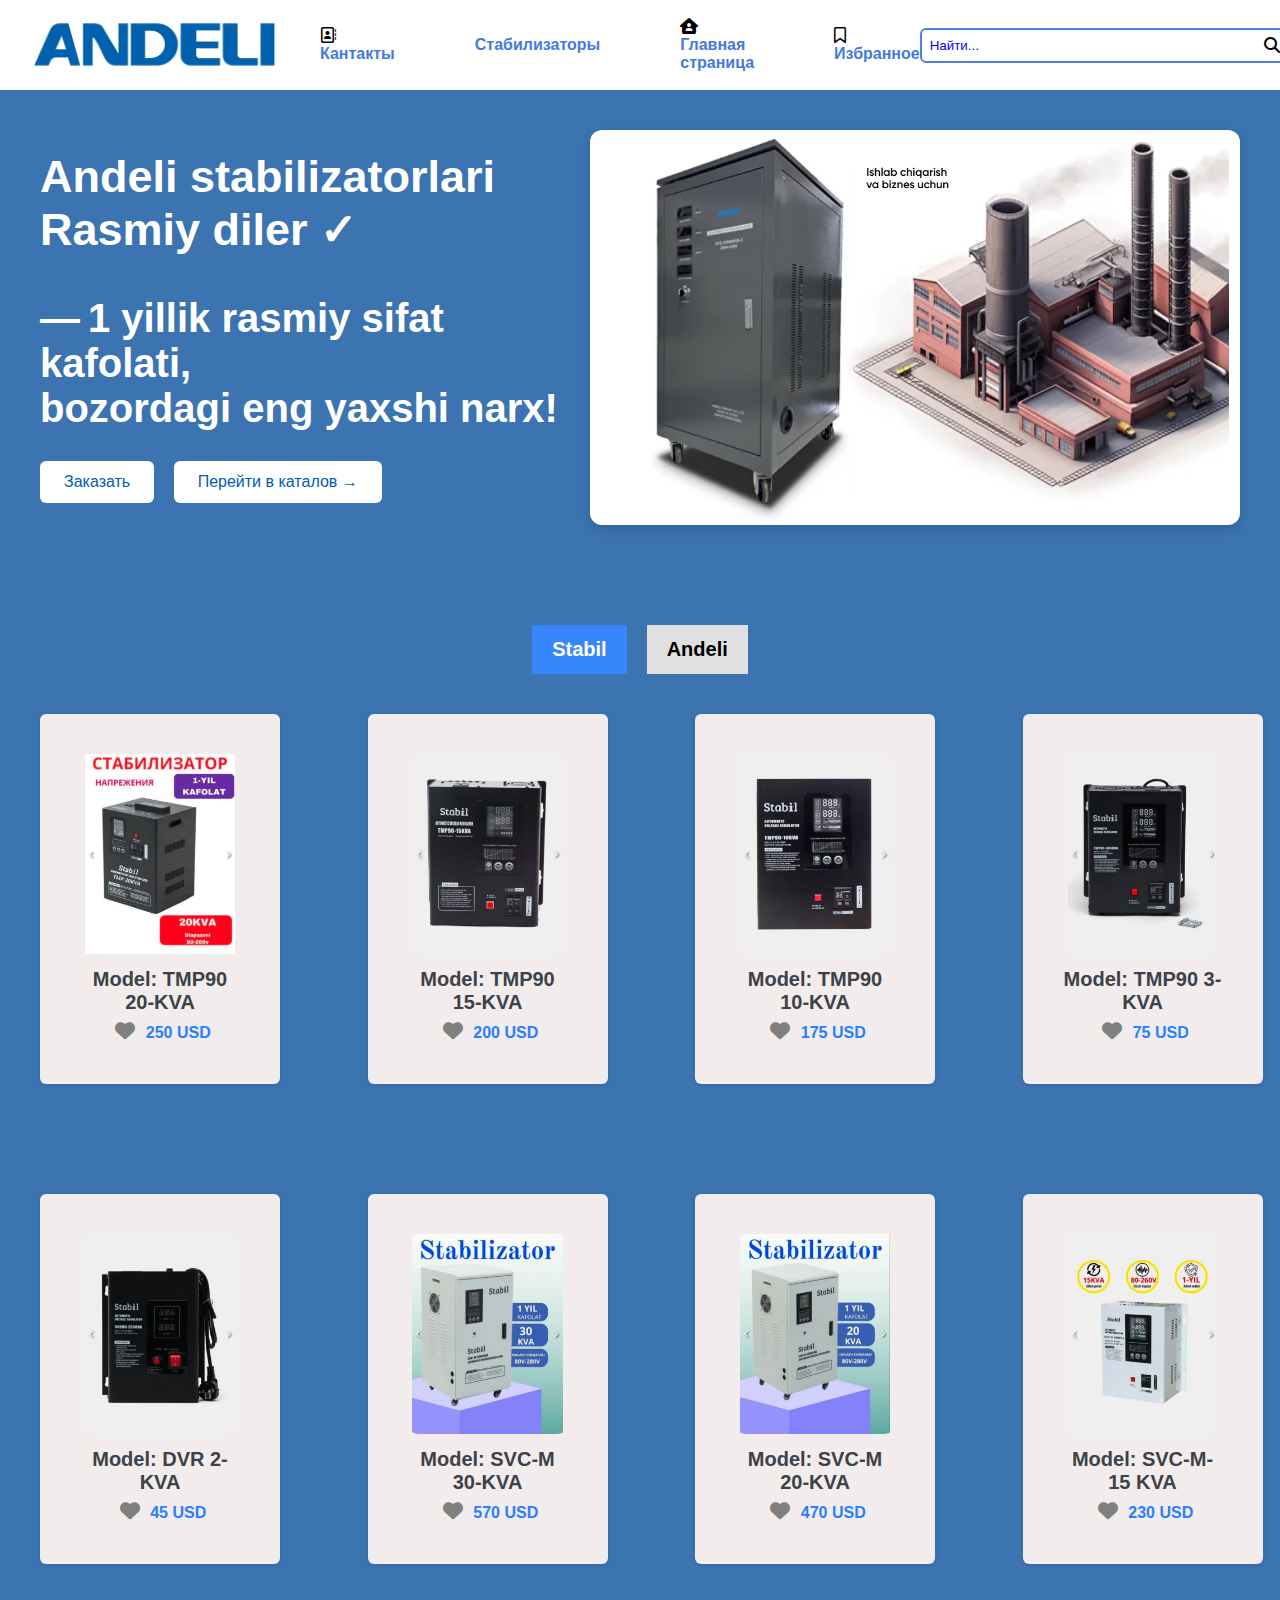
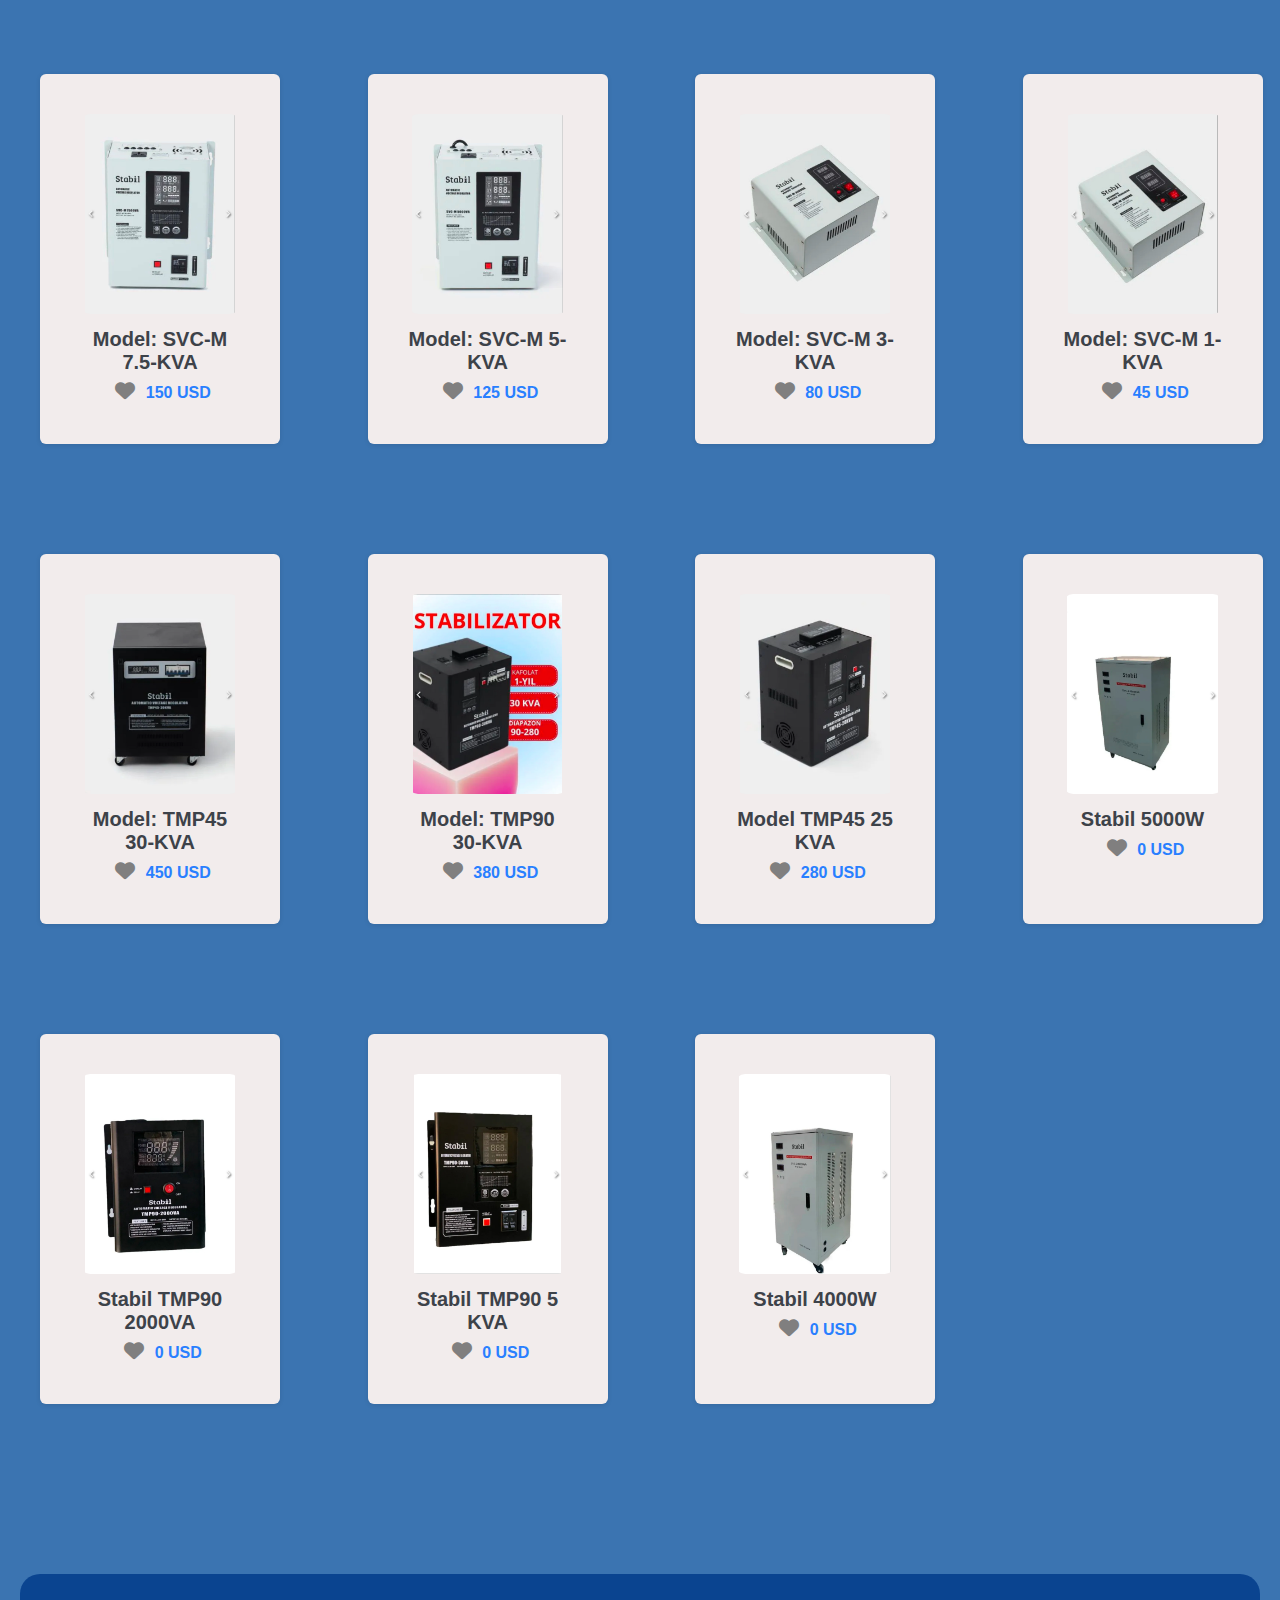
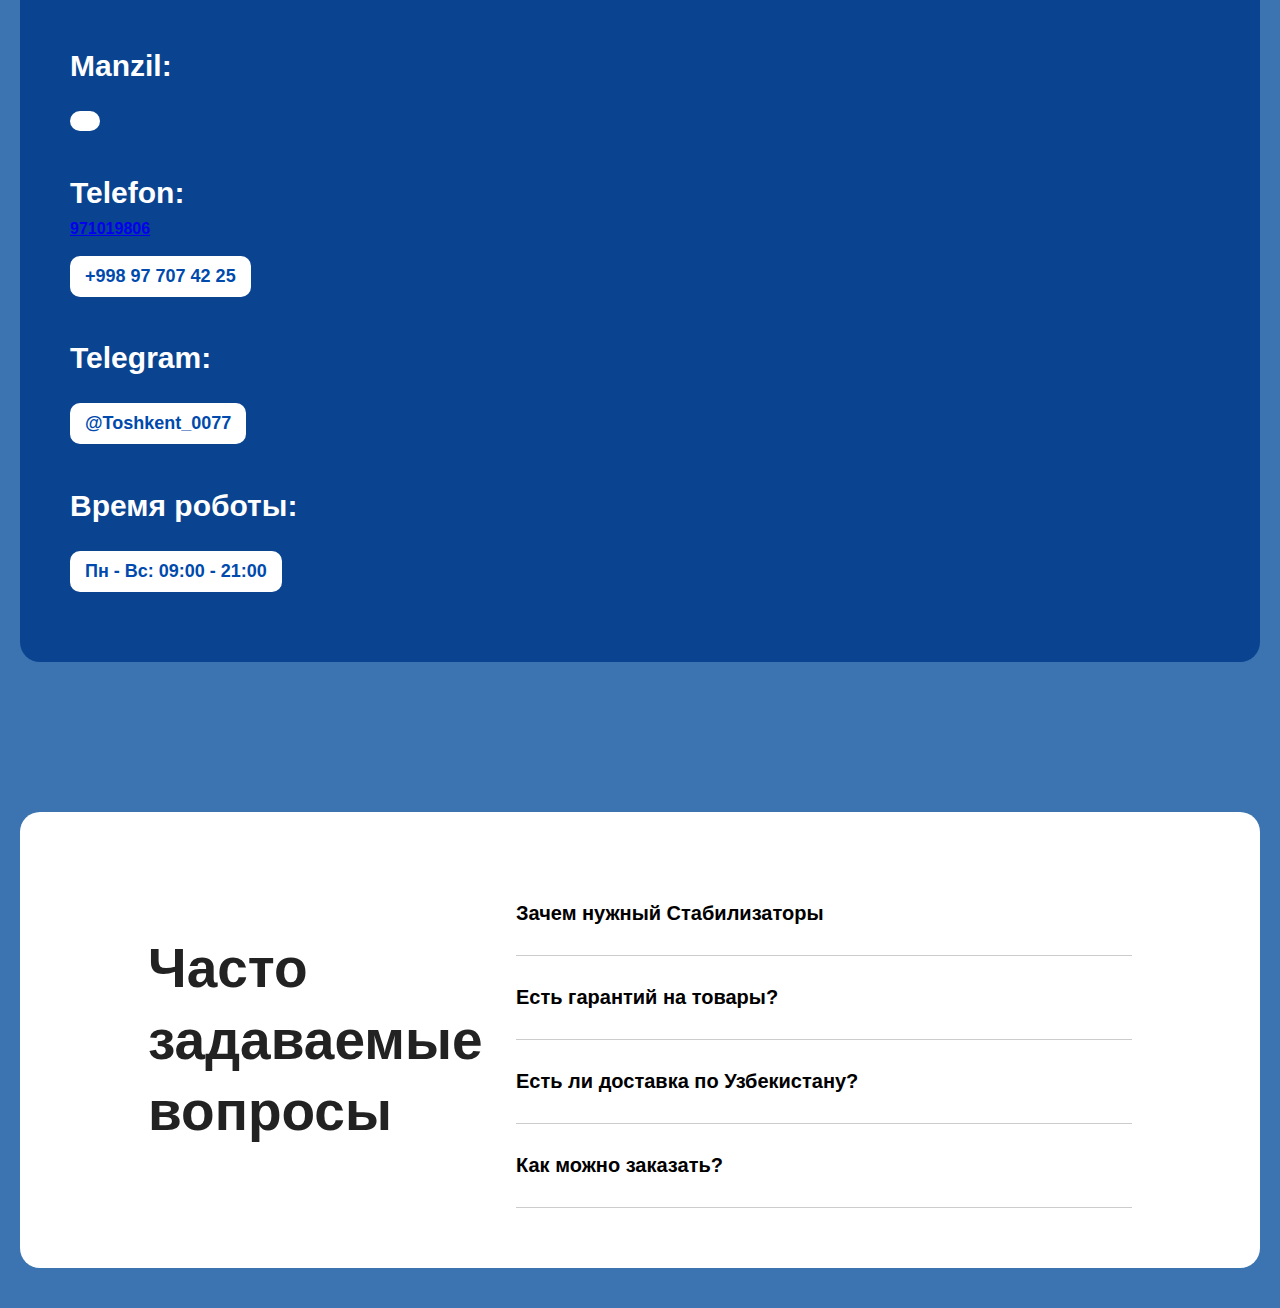
<file: index.html>
<!DOCTYPE html>
<html lang="ru">

<head>
  <meta charset="UTF-8" />
  <meta name="viewport" content="width=device-width, initial-scale=1.0" />
  <title>Andeli Market</title>
  <link rel="stylesheet" href="style.css" />
  <link rel="preconnect" href="https://fonts.googleapis.com">
  <link rel="preconnect" href="https://fonts.gstatic.com" crossorigin>
  <link
    href="https://fonts.googleapis.com/css2?family=Google+Sans+Code:ital,wght@0,300..800;1,300..800&family=Roboto:ital,wght@0,100..900;1,100..900&display=swap"
    rel="stylesheet">
  <link rel="stylesheet" href="https://cdnjs.cloudflare.com/ajax/libs/font-awesome/6.5.0/css/all.min.css" />
  <script defer src="./script.js"></script>
</head>

<body>
  <header>

    <div class="logo-container">
      <img src="./logo.jpg" alt="" class="logo" />
    </div>
    <div class="menu">
      <ul class="katalog">
        <li>
          <i class="fa-regular fa-address-book"></i>
          <a href="appp.html">Кантакты</a>


        </li>
        <li>
          <a href="#stabil-section" class="go-to-stabil">Стабилизаторы</a>

        </li>
        <li>
          <i class="fa-solid fa-house-user"></i>
          <a href="">Главная страница</a>
        </li>


        <li>
          <i class="fa-regular fa-bookmark"></i>
          <a href="favorites.html">Избранное</a>
        </li>

      </ul>
    </div>
    <div class="search-bar">

      <input type="text" class="inputSearch" placeholder="Найти...  " /> <i class="fa-solid fa-magnifying-glass"></i>


      <!-- <button>Search</button> -->
    </div>

  </header>
  <section class="promo-banner">
    <div class="promo-left">
      <h1>Andeli stabilizatorlari<br>Rasmiy diler ✓</h1>
      <p>— 1 yillik rasmiy sifat kafolati,<br>bozordagi eng yaxshi narx!</p>
      <div class="promo-buttons">
        <button onclick="alert('Заказ!')">Заказать</button>
        <button onclick="document.querySelector('#stabil-section').scrollIntoView({behavior:'smooth'})">
          Перейти в каталов →
        </button>
      </div>
    </div>
    <div class="slider">

      <img src="./banner 3.png" alt="Баннер" class="static-banner">

    </div>



  </section>

  <main>

    <section class="brand-tabs">
      <button class="active">Stabil</button>
      <button>Andeli</button>
    </section>

    <section class="product-grid" id="stabil-section">
      <!-- Примеры товаров Stabil -->
      <div class="product-card">
        <img src="./1 stabil.PNG" alt="Stabil Product" />
        <p>Model: TMP90 20-KVA</p>
        <button class="favorite-btn" data-id="product_0">
          <i class="fa fa-heart"></i>
        </button>

        <span>250 USD</span>
      </div>
      <div class="product-card">
        <img src="./2 stabil..PNG" alt="Stabil Product" />
        <p>Model: TMP90 15-KVA</p>
        <button class="favorite-btn" data-id="product_0">
          <i class="fa fa-heart"></i>
        </button>


        <span>200 USD</span>
      </div>
      <div class="product-card">
        <img src="./3 stabil..PNG" alt="Stabil Product" />
        <p>Model: TMP90 10-KVA</p>
        <button class="favorite-btn" data-id="product_0">
          <i class="fa fa-heart"></i>
        </button>


        <span>175 USD</span>
      </div>
      <div class="product-card">
        <img src="./4 stabil..PNG" alt="Stabil Product" />
        <p>Model: TMP90 3-KVA</p>
        <button class="favorite-btn" data-id="product_0">
          <i class="fa fa-heart"></i>
        </button>


        <span>75 USD</span>
      </div>
      <div class="product-card">
        <img src="./5 stabil..PNG" alt="Stabil Product" />
        <p>Model: DVR 2-KVA</p>
        <button class="favorite-btn" data-id="product_0">
          <i class="fa fa-heart"></i>
        </button>



        <span>45 USD</span>
      </div>
      <div class="product-card">
        <img src="./6 stabil..PNG" alt="Stabil Product" />
        <p>Model: SVC-M 30-KVA</p>
        <button class="favorite-btn" data-id="product_0">
          <i class="fa fa-heart"></i>
        </button>

        <span>570 USD</span>
      </div>
      <div class="product-card">
        <img src="./7 stabil..PNG" alt="Stabil Product" />
        <p>Model: SVC-M 20-KVA</p>
        <button class="favorite-btn" data-id="product_0">
          <i class="fa fa-heart"></i>
        </button>


        <span>470 USD</span>
      </div>
      <div class="product-card">
        <img src="./8 stabil..PNG" alt="Stabil Product" />
        <p>Model: SVC-M-15 KVA</p>
        <button class="favorite-btn" data-id="product_0">
          <i class="fa fa-heart"></i>
        </button>

        <span>230 USD</span>
      </div>
      <div class="product-card">
        <img src="./9 stabil..PNG" alt="Stabil Product" />
        <p>Model: SVC-M 7.5-KVA</p>
        <button class="favorite-btn" data-id="product_0">
          <i class="fa fa-heart"></i>
        </button>


        <span>150 USD</span>
      </div>
      <div class="product-card">
        <img src="./10 stabil..PNG" alt="Stabil Product" />
        <p>Model: SVC-M 5-KVA</p>
        <button class="favorite-btn" data-id="product_0">
          <i class="fa fa-heart"></i>
        </button>


        <span>125 USD</span>
      </div>
      <div class="product-card">
        <img src="./11 stabil..PNG" alt="Stabil Product" />
        <p>Model: SVC-M 3-KVA</p>
        <button class="favorite-btn" data-id="product_0">
          <i class="fa fa-heart"></i>
        </button>


        <span>80 USD</span>
      </div>
      <div class="product-card">
        <img src="./13 stabil..PNG" alt="Stabil Product" />
        <p>Model: SVC-M 1-KVA</p>
        <button class="favorite-btn" data-id="product_0">
          <i class="fa fa-heart"></i>
        </button>


        <span>45 USD</span>
      </div>
      <div class="product-card">
        <img src="./14stabil..PNG" alt="Stabil Product" />
        <p>Model: TMP45 30-KVA</p>
        <button class="favorite-btn" data-id="product_0">
          <i class="fa fa-heart"></i>
        </button>


        <span>450 USD</span>
      </div>
      <div class="product-card">
        <img src="./15 stabil..PNG" alt="Stabil Product" />
        <p>Model: TMP90 30-KVA</p>
        <button class="favorite-btn" data-id="product_0">
          <i class="fa fa-heart"></i>
        </button>


        <span>380 USD</span>
      </div>
      <div class="product-card">
        <img src="./16 stabil..PNG" alt="Stabil Product" />
        <p>Model TMP45 25 KVA</p>
        <button class="favorite-btn" data-id="product_0">
          <i class="fa fa-heart"></i>
        </button>


        <span>280 USD</span>
      </div>
      <div class="product-card">
        <img src="./andeli 27.PNG" alt="Andeli Product" />
        <p>Stabil 5000W</p>
        <button class="favorite-btn" data-id="product_0">
          <i class="fa fa-heart"></i>
        </button>


        <span>0 USD</span>
      </div>
      <div class="product-card">
        <img src="./andeli 26.PNG" alt="Andeli Product" />
        <p>Stabil TMP90 2000VA</p>
        <button class="favorite-btn" data-id="product_0">
          <i class="fa fa-heart"></i>
        </button>


        <span>0 USD</span>
      </div>
      <div class="product-card">
        <img src="./andeli 25.PNG" alt="Andeli Product" />
        <p>Stabil TMP90 5 KVA</p>
        <button class="favorite-btn" data-id="product_0">
          <i class="fa fa-heart"></i>
        </button>


        <span>0 USD</span>
      </div>

      <div class="product-card">
        <img src="./andeli 24.PNG" alt="Andeli Product" />
        <p>Stabil 4000W</p>
        <button class="favorite-btn" data-id="product_0">
          <i class="fa fa-heart"></i>
        </button>


        <span>0 USD</span>
      </div>
      <!-- Добавь больше по аналогии -->
    </section>

    <section class="product-grid hidden" id="andeli-section">
      <!-- Примеры товаров Andeli -->
      <div class="product-card">
        <img src="./andeli 9.PNG" alt="Andeli Product" />
        <p>Model: ANDELI 500W </p>
        <button class="favorite-btn" data-id="product_0">
          <i class="fa fa-heart"></i>
        </button>


        <span>0 USD</span>
      </div>
      <div class="product-card">
        <img src="./andeli 3.PNG" alt="Andeli Product" />
        <p>Model: ANDELI 30KVA</p>
        <button class="favorite-btn" data-id="product_0">
          <i class="fa fa-heart"></i>
        </button>

        <span>500 USD</span>
      </div>
      <div class="product-card">
        <img src="./andeli 23.PNG" alt="Andeli Product" />
        <p>ANDELI 1500 W</p>
        <button class="favorite-btn" data-id="product_0">
          <i class="fa fa-heart"></i>
        </button>


        <span>0 USD</span>
      </div>
      <div class="product-card">
        <img src="./andeli 22.PNG" alt="Andeli Product" />
        <p>ANDELI 300 KVA</p>
        <button class="favorite-btn" data-id="product_0">
          <i class="fa fa-heart"></i>
        </button>

        <span>0 USD</span>
      </div>

      <div class="product-card">
        <img src="./andeli 20.PNG" alt="Andeli Product" />
        <p>ANDELI 20000W</p>
        <button class="favorite-btn" data-id="product_0">
          <i class="fa fa-heart"></i>
        </button>

        <span>0 USD</span>
      </div>

      <div class="product-card">
        <img src="./andeli 2.PNG" alt="Andeli Product" />
        <p>ANDELI SVC-D 5 KVA</p>
        <button class="favorite-btn" data-id="product_0">
          <i class="fa fa-heart"></i>
        </button>

        <span>125 USD</span>
      </div>
      <div class="product-card">
        <img src="./andeli 19.PNG" alt="Andeli Product" />
        <p>ANDELI 2000W</p>
        <button class="favorite-btn" data-id="product_0">
          <i class="fa fa-heart"></i>
        </button>

        <span>0 USD</span>
      </div>
      <div class="product-card">
        <img src="./andeli 18.PNG" alt="Andeli Product" />
        <p>ANDELI 300W</p>
        <button class="favorite-btn" data-id="product_0">
          <i class="fa fa-heart"></i>
        </button>

        <span>0 USD</span>
      </div>
      <div class="product-card">
        <img src="./andeli 17.PNG" alt="Andeli Product" />
        <p>ANDELI 6000W</p>
        <button class="favorite-btn" data-id="product_0">
          <i class="fa fa-heart"></i>
        </button>
        <span>0 USD</span>
      </div>
      <div class="product-card">
        <img src="./andeli 16.PNG" alt="Andeli Product" />
        <p>ANDELI 3000W</p>
        <button class="favorite-btn" data-id="product_0">
          <i class="fa fa-heart"></i>
        </button>
        <span>0 USD</span>
      </div>
      <div class="product-card">
        <img src="./andeli 15.PNG" alt="Andeli Product" />
        <p>ANDELI 150W</p>
        <button class="favorite-btn" data-id="product_0">
          <i class="fa fa-heart"></i>
        </button>
        <span>0 USD</span>
      </div>


      <div class="product-card">
        <img src="./andeli 14.PNG" alt="Andeli Product" />
        <p>ANDELI 100W</p>
        <button class="favorite-btn" data-id="product_0">
          <i class="fa fa-heart"></i>
        </button>

        <span>0 USD</span>
      </div>
      <div class="product-card">
        <img src="./andeli 13.PNG" alt="Andeli Product" />
        <p>ANDELI 500W</p>
        <button class="favorite-btn" data-id="product_0">
          <i class="fa fa-heart"></i>
        </button>

        <span>0 USD</span>
      </div>
      <div class="product-card">
        <img src="./andeli 12.PNG" alt="Andeli Product" />
        <p>ANDELI 100W</p>
        <button class="favorite-btn" data-id="product_0">
          <i class="fa fa-heart"></i>
        </button>

        <span>0 USD</span>
      </div>
      <div class="product-card">
        <img src="./andeli 11.PNG" alt="Andeli Product" />
        <p>ANDELI 15 KVA</p>
        <button class="favorite-btn" data-id="product_0">
          <i class="fa fa-heart"></i>
        </button>

        <span>230 USD</span>
      </div>
      <div class="product-card">
        <img src="./andeli 1.PNG" alt="Andeli Product" />
        <p>ANDELI SVC-D 10 KVA</p>
        <button class="favorite-btn" data-id="product_0">
          <i class="fa fa-heart"></i>
        </button>
        <span>200 USD</span>
      </div>
      <div class="product-card">
        <img src="./andeli  5.PNG" alt="Andeli Product" />
        <p>ANDELI SDW-D1 KVA</p>
        <button class="favorite-btn" data-id="product_0">
          <i class="fa fa-heart"></i>
        </button>

        <span>45 USD</span>
      </div>
      <div class="product-card">
        <img src="./andeli  4.PNG" alt="Andeli Product" />
        <p>ANDELI SVC-D 15 KVA</p>
        <button class="favorite-btn" data-id="product_0">
          <i class="fa fa-heart"></i>
        </button>
        <span>230 USD</span>
      </div>
      <div class="product-card">
        <img src="./andeli  10.PNG" alt="Andeli Product" />
        <p>ANDELI SDW-D 10 KVA</p>
        <button class="favorite-btn" data-id="product_0">
          <i class="fa fa-heart"></i>
        </button>

        <span>200 USD</span>
      </div>

    </section>


    </section>
    <div class="contact-section">
      <div class="contact-container">
        <div class="contact-info">
          <h2>Manzil:</h2>
          <p></p>

          <h2>Telefon:</h2>
          <a href="tel:+998971019806">971019806</a>
          <p>+998 97 707 42 25</p>

          <h2>Telegram:</h2>
          <p>@Toshkent_0077</p>

          <h2>Время роботы:</h2>
          <p>Пн - Вс: 09:00 - 21:00</p>
        </div>

        <div class="map">
          <iframe
            src="https://yandex.uz/map-widget/v1/?um=constructor%3A370151b964d8d06ff43e2e4e65a0a885e8a74935a8ab74f8c238c46cfd20e7bb&amp;source=constructor"
            frameborder="0"></iframe>
        </div>
      </div>
    </div>


    <section class="faq-wrapper">
      <div class="faq-left">

        <h2>Часто задаваемые<br>вопросы</h2>
      </div>
      <div class="faq-right">
        <div class="faq-item">
          <button class="faq-question">Зачем нужный Стабилизаторы</button>
          <div class="faq-answer">🛠️ Зачем нужны стабилизаторы напряжения?
            Стабилизаторы напряжения — это устройства, которые защищают вашу технику от резких скачков, понижений и
            нестабильного напряжения в электросети.

            Когда напряжение "скачет", это может повредить дорогое оборудование: холодильники, телевизоры, кондиционеры,
            станки, серверы и т. д. Стабилизатор следит за качеством напряжения и автоматически выравнивает его, подавая
            на выход только безопасный ток.

            ✅ Стабилизаторы нужны:

            для защиты бытовой и промышленной техники;

            в домах, где часто пропадает свет или напряжение нестабильно;

            в офисах и на производствах, где работают чувствительные приборы;

            в загородных домах, где питание идёт по старым линиям.

            💡 Это надёжная инвестиция в безопасность вашего оборудования и спокойствие.</div>
        </div>
        <div class="faq-item">
          <button class="faq-question">Есть гарантий на товары?</button>
          <div class="faq-answer">Гарантия и условия обслуживания
            Мы предоставляем сервисную гарантию сроком на 1 год на всю нашу продукцию. Если в течение этого времени
            произойдёт поломка или возникнут технические неисправности, мы бесплатно отремонтируем или заменим товар.

            Обратите внимание:
            Если товар полностью исправен, но по каким-либо личным причинам не подошёл покупателю (например, "не
            понравился", "не тот размер" и т.д.), возврат или обмен не производится.

            Мы уверены в надёжности нашей продукции и всегда готовы прийти на помощь, если возникнут реальные
            технические проблемы.</div>
        </div>
        <div class="faq-item">
          <button class="faq-question">Есть ли доставка по Узбекистану?</button>
          <div class="faq-answer">Да, мы доставляем товары по всему Узбекистану.</div>
        </div>
        <div class="faq-item">
          <button class="faq-question">Как можно заказать?</button>
          <div class="faq-answer">Как оформить заказ
            На данный момент оформить заказ через сайт невозможно.
            Чтобы приобрести товар, пожалуйста, свяжитесь с нами по телефону:

            📞 +998 97 707 42 25
            📞 +998 50 005 84 25

            Наши менеджеры проконсультируют вас, помогут выбрать подходящую модель и оформят заказ по телефону. Мы
            всегда на связи и готовы ответить на все ваши вопросы!

          </div>
        </div>
      </div>






  </main>



  <script src="script.js"></script>
  <!-- Модальное окно -->
  <div id="image-modal" class="modal">
    <span class="close-modal">&times;</span>
    <img class="modal-content" id="modal-img" />
  </div>

  <script>
    document.addEventListener("DOMContentLoaded", function () {
      const track = document.querySelector('.slider-track');
      const slides = document.querySelectorAll('.slider-track img');
      const totalSlides = slides.length;
      let index = 0;

      function showSlide(i) {
        track.style.transform = `translateX(-${i * 100}%)`;
      }

      function nextSlide() {
        index = (index + 1) % totalSlides;
        showSlide(index);
      }

      setInterval(nextSlide, 3000); // Переход каждые 3 сек
    });
  </script>

</body>

</html>
</file>
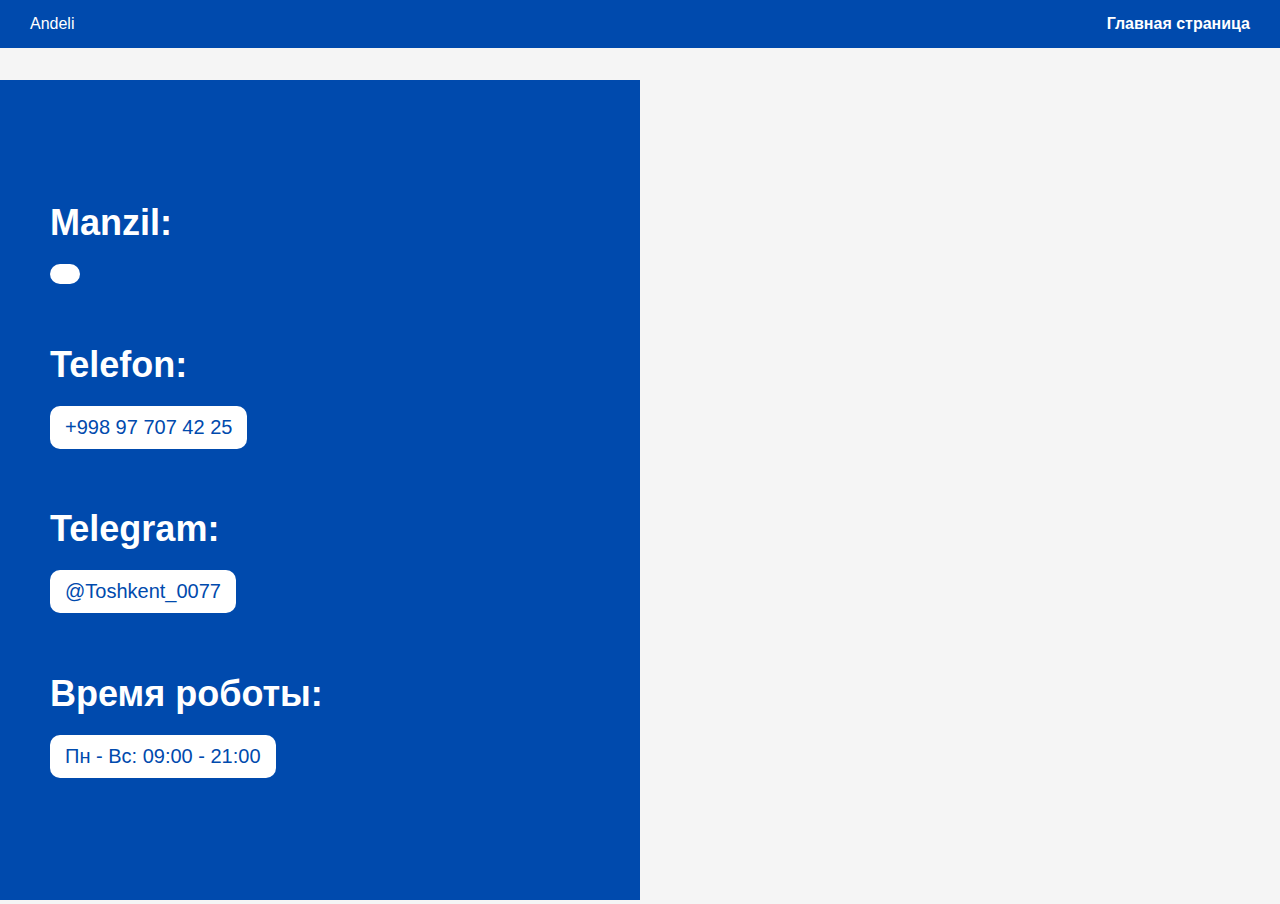
<file: appp.html>
<!DOCTYPE html>
<html lang="uz">
<head>
  <meta charset="UTF-8">
  <title>Kontaktlar</title>
  <style>
    body {
      margin: 0;
      font-family: 'Segoe UI', sans-serif;
      background: #f5f5f5;
    }

    .navbar {
      position: fixed;
      top: 0;
      left: 0;
      right: 0;
      background-color: #004aad;
      padding: 15px 30px;
      display: flex;
      justify-content: space-between;
      align-items: center;
      color: white;
      z-index: 1000;
    }

    .navbar a {
      color: white;
      margin-left: 20px;
      text-decoration: none;
      font-weight: bold;
    }

    .container {
      display: flex;
      margin-top: 80px;
      height: calc(100vh - 80px);
    }

    .contact-info {
      width: 50%;
      background-color: #004aad;
      color: white;
      padding: 50px;
      box-sizing: border-box;
      display: flex;
      flex-direction: column;
      justify-content: center;
    }

    .contact-info h2 {
      font-size: 36px;
      margin-bottom: 10px;
    }

    .contact-info p {
      font-size: 20px;
      margin: 10px 0 30px;
      background-color: white;
      color: #004aad;
      padding: 10px 15px;
      border-radius: 10px;
      display: inline-block;
      width: fit-content;
    }

    .map {
      width: 50%;
      height: 100%;
    }

    .map iframe {
      width: 100%;
      height: 100%;
      border: none;
    }

    @media screen and (max-width: 768px) {
      .container {
        flex-direction: column;
      }

      .contact-info, .map {
        width: 100%;
        height: auto;
      }
    }
  </style>
</head>
<body>

  <div class="navbar">
    <div class="logo">Andeli</div>
    <div class="menu">
      <a href="index.html">Главная страница</a>
    </div>
  </div>

  <div class="container">
    <div class="contact-info">
      <h2>Manzil:</h2>
      <p></p>

      <h2>Telefon:</h2>
      <p>+998 97 707 42 25</p>

      <h2>Telegram:</h2>
      <p>@Toshkent_0077</p>

      <h2>Время роботы:</h2>
      <p>Пн - Вс: 09:00 - 21:00</p>
    </div>

    <div class="map">
      <iframe src="https://yandex.uz/map-widget/v1/?um=constructor%3A370151b964d8d06ff43e2e4e65a0a885e8a74935a8ab74f8c238c46cfd20e7bb&amp;source=constructor" frameborder="0"></iframe>
    </div>
  </div>

</body>
</html>
</file>
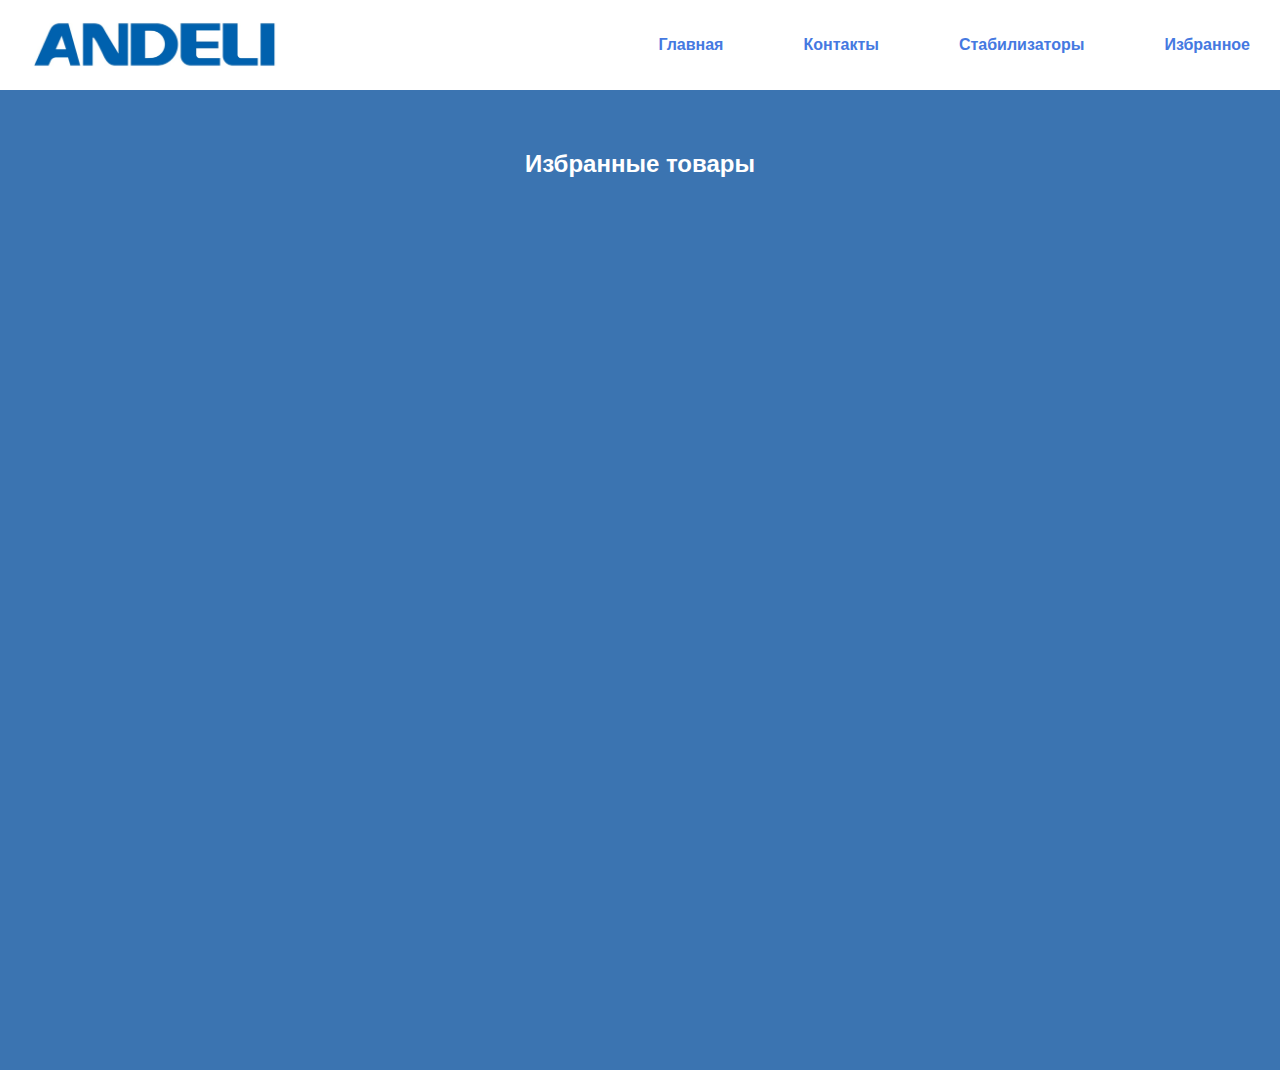
<file: favorites.html>
<!DOCTYPE html>
<html lang="ru">

<head>
  <meta charset="UTF-8" />
  <meta name="viewport" content="width=device-width, initial-scale=1.0" />
  <title>Избранное</title>
  <link rel="stylesheet" href="style.css" />
  <link rel="stylesheet" href="https://cdnjs.cloudflare.com/ajax/libs/font-awesome/6.5.0/css/all.min.css" />
</head>

<body>
  <header>
    <div class="logo-container">
      <img src="./logo.jpg" alt="Andeli Logo" class="logo" />
    </div>
    <div class="menu">
      <ul class="katalog">
        <li><a href="index.html">Главная</a></li>
        <li><a href="appp.html">Контакты</a></li>
        <li><a href="#stabil-section">Стабилизаторы</a></li>
        <li><a href="favorites.html">Избранное</a></li>
      </ul>
    </div>
  </header>

  <main>
    <h2 style="text-align:center; margin: 20px; color: white ;">Избранные товары</h2>
    <section class="product-grid" id="favorites-container">
      <!-- Сюда добавим избранные товары -->
    </section>
  </main>

  <script>
    const favorites = JSON.parse(localStorage.getItem("favorites") || "[]");
    const allProducts = JSON.parse(localStorage.getItem("allProducts") || "[]");

    const container = document.getElementById("favorites-container");
    const matchedProducts = allProducts.filter(p => favorites.includes(p.id));

    container.innerHTML = matchedProducts.map(product => `
      <div class="product-card">
        <img src="${product.img}" alt="${product.name}" />
        <p>${product.name}</p>
        <span>${product.price}</span>
      </div>
    `).join("");




  </script>
</body>

</html>
</file>
<file: style.css>
body {
  margin: 0;
  background-color: #f0f0f0;
  font-family: sans-serif;
  font-weight: 550;
}


header {
  display: flex;
  justify-content: space-between;
  align-items: center;
  padding: 5px 30px;
  background-color: #ffffff;
  box-shadow: 0 4px 12px rgba(0, 174, 255, 0.6);



  height: 80px;
}

.katalog li {
  list-style: none;
}

.katalog a {
  text-decoration: none;
  color: #4579e1;
}

.katalog {
  display: flex;
  gap: 80px;
  align-items: center;
  justify-content: center;
}

.search-bar {
  display: flex;
  justify-content: center;
  align-items: center;
  gap: 10px;
  position: relative;
  height: 80px;
}


.search-bar input {
  padding: 8px;
  width: 350px;
  border: 2px solid #5181e0;
  border-radius: 6px;
  position: relative;
}

.fa-magnifying-glass {
  position: absolute;
  right: -0;
  padding: 10px;
}

input::placeholder {
  color: blue;
  /* по желанию: 1 = 100% видимость */
}


.search-bar button {
  padding: 9px 12px;
  background-color: #2e80ff;
  color: white;
  border: none;
  cursor: pointer;
  border-radius: 6px;
}


.search-bar button:hover {
  background-color: #1a66d3;
  color: rgb(254, 254, 254);
  transition: 0.2s;
}

.search-bar select {
  padding: 8px;
}

.profile-icon {
  font-size: 20px;
}

.logo-container {
  flex-shrink: 0;
}

.logo {
  width: 250px;
}

.brand-tabs {
  display: flex;
  justify-content: center;
  gap: 20px;
  margin: 20px;
}

.brand-tabs button {
  padding: 13px 20px;
  font-weight: bold;
  cursor: pointer;
  border: none;
  background-color: #e0e0e0;
  font-size: 20px;
}

.brand-tabs .active {
  background-color: #3886fc;
  color: white;

}

.product-grid {
  display: grid;
  grid-template-columns: repeat(auto-fill, minmax(180px, 1fr));
  gap: 110px;
  padding: 20px;
  margin-bottom: 150px;


}

.product-card {
  background-color: rgb(242, 236, 236);
  padding: 40px;
  width: 160px;
  border-radius: 6px;
  text-align: center;
  box-shadow: 0 1px 5px rgba(0, 0, 0, 0.1);

}

.product-card img {
  width: 100%;
  height: 200px;
  object-fit: contain;
  border-radius: 10px;

}

.product-card p {
  margin: 10px 0 5px;
  font-size: 20px;
  color: #3d4249;
}

.product-card span {
  font-weight: bold;
  color: #297fff;
}


.hidden {
  display: none;
}


main {
  background-color: #3b74b1;
  /* мягкий голубой */
  padding: 40px 20px;
  /* немного отступов */
  min-height: 100vh;
  /* чтобы покрывало всю высоту */

}

.fav-btn {
  background: none;
  border: none;
  font-size: 20px;
  cursor: pointer;
  color: #ff3333;
  transition: transform 0.2s;
}

.fav-btn:hover {
  transform: scale(1.2);
}

.favorite-btn {
  background: none;
  border: none;
  cursor: pointer;
  font-size: 20px;
  color: rgb(128, 127, 127);
  transition: color 0.3s;
}

.favorite-btn.active {
  color: red;
}

.product-card {
  transition: transform 0.3s ease, box-shadow 0.3s ease;
}

.product-card:hover {
  transform: scale(1.03);
  box-shadow: 0 4px 15px rgba(0, 0, 0, 0.1);
  z-index: 1;
}


/* Стили для модального окна */
.modal {
  display: none;
  position: fixed;
  z-index: 999;
  left: 0;
  top: 0;
  width: 100%;
  height: 100%;
  overflow: auto;
  background-color: rgba(0, 0, 0, 0.8);
}

.modal-content {
  display: block;
  margin: 5% auto;
  max-width: 90%;
  max-height: 80%;
  border-radius: 8px;
  box-shadow: 0 0 20px #000;
}

.close-modal {
  position: absolute;
  top: 30px;
  right: 50px;
  color: #fff;
  font-size: 40px;
  font-weight: bold;
  cursor: pointer;
  z-index: 1000;
}


.promo-banner {
  display: flex;
  align-items: center;
  justify-content: space-between;
  background-color: #3b74b1;
  color: #fff;
  padding: 40px;
  gap: 20px;
  flex-wrap: wrap;
}

.promo-left {
  flex: 1;
  max-width: 50%;
}

.promo-left h1 {
  font-size: 45px;
  margin: 0 0 20px;
  color: rgb(255, 255, 255);
  align-items: center;
}

.promo-left p {
  font-size: 40px;
  margin-bottom: 30px;
}

.promo-buttons button {
  background-color: #fff;
  color: #005bbb;
  border: none;
  padding: 12px 24px;
  font-size: 16px;
  border-radius: 6px;
  cursor: pointer;
  margin-right: 15px;
  transition: background 0.3s;
}

.promo-buttons button:hover {
  background-color: #e6e6e6;
}

.promo-right {
  flex: 1;
  max-width: 45%;
}

.promo-right img {
  width: 100%;
  height: auto;
  border-radius: 20px;
}

@media (max-width: 768px) {
  .promo-banner {
    flex-direction: column;
    text-align: center;
  }

  .promo-left,
  .promo-right {
    max-width: 100%;
  }

  .promo-buttons {
    display: flex;
    justify-content: center;
    flex-wrap: wrap;
  }
}


.static-banner {
  width: 100%;
  max-width: 650px;
  /* ограничим ширину */
  height: auto;
  display: block;
  margin: 0 auto;
  /* по центру */
  border-radius: 12px;
  /* скругление */
  box-shadow: 0 4px 12px rgba(0, 0, 0, 0.15);
  /* лёгкая тень */
  object-fit: cover;
  transition: transform 0.3s ease;
}

.static-banner:hover {
  transform: scale(1.02);
  /* лёгкое увеличение при наведении */
}


.faq-wrapper {
  display: flex;
  justify-content: space-between;
  gap: 60px;
  padding: 60px 10vw;
  background-color: #ffffff;
  flex-wrap: wrap;
  width: 100%;
  box-sizing: border-box;
  border-radius: 20px;

}

.faq-left {
  flex: 1;
  min-width: 300px;
  display: flex;
  align-items: center;
}

.faq-left h2 {
  font-size: 55px;
  font-weight: 700;
  color: #222;
  line-height: 1.3;
}

.faq-right {
  flex: 2;
  min-width: 400px;
}

.faq-item {
  border-bottom: 1px solid #ccc;
  padding: 20px 0;
}

.faq-question {
  background: none;
  border: none;
  font-size: 20px;
  font-weight: 600;
  width: 100%;
  text-align: left;
  cursor: pointer;
  padding: 10px 0;
  transition: color 0.3s;
}

.faq-question:hover {
  color: #007bff;
}

.faq-answer {
  display: none;
  padding: 10px 0 0;
  font-size: 17px;
  color: #444;
  line-height: 1.5;
}


.contact-section {
  background-color: #0a4490;
  padding: 0;
  margin: 0;
  width: 100%;
  border-radius: 20px;
  margin-bottom: 150px;
}

.contact-container {
  display: flex;
  flex-wrap: wrap;
  height: auto;
  min-height: 400px;
}

.contact-info {
  width: 50%;
  padding: 50px;
  box-sizing: border-box;
  color: white;
  display: flex;
  flex-direction: column;
  justify-content: center;
}

.contact-info h2 {
  font-size: 30px;
  margin-bottom: 10px;
}

.contact-info p {
  font-size: 18px;
  margin-bottom: 20px;
  background-color: white;
  color: #004aad;
  padding: 10px 15px;
  border-radius: 10px;
  width: fit-content;
}

.map {
  width: 50%;
  height: auto;
  min-height: 400px;
}

.map iframe {
  width: 100%;
  height: 100%;
  border: none;
}

@media screen and (max-width: 768px) {
  .contact-container {
    flex-direction: column;
  }

  .contact-info,
  .map {
    width: 100%;
    padding: 30px;
  }

  .map {
    min-height: 300px;
  }
}
</file>
